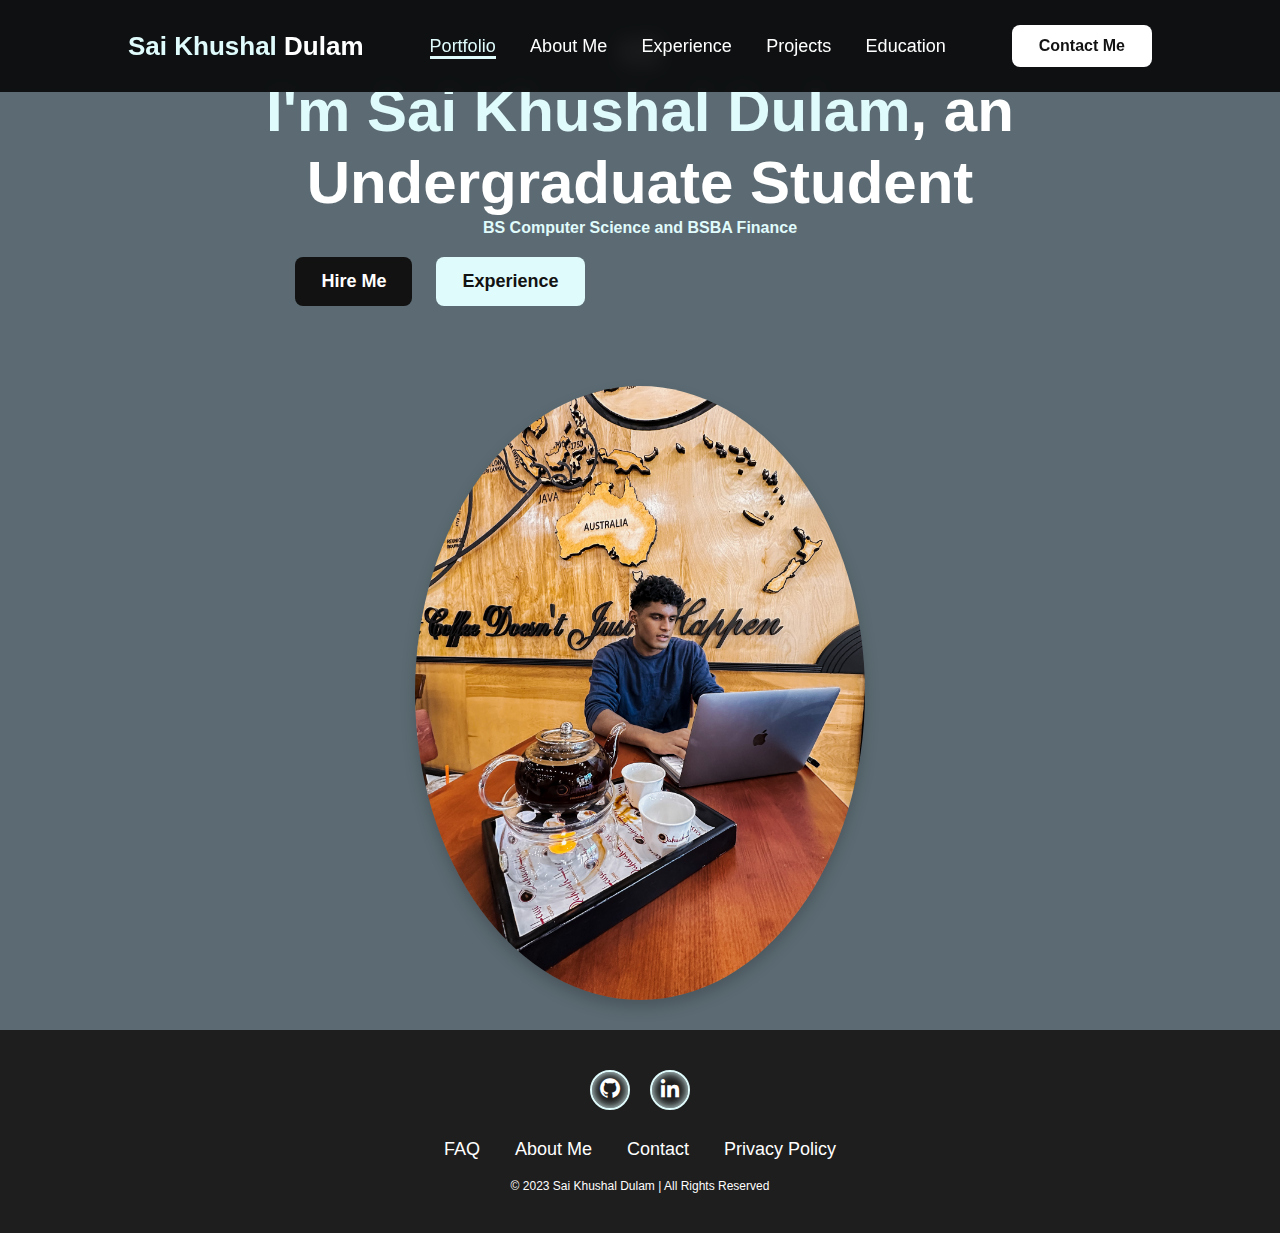
<file: index.html>
<!DOCTYPE html>
<html lang="en">
<head>
  <meta charset="UTF-8">
  <meta name="viewport" content="width=device-width, initial-scale=1.0">
  <meta name="description" content="Portfolio of Sai Khushal Dulam showcasing education, experience, and projects.">
  <title>Sai Khushal Dulam's Portfolio</title>
  <link rel="stylesheet" href="styles.css">
  <link href="https://unpkg.com/boxicons@2.1.4/css/boxicons.min.css" rel="stylesheet">
</head>
<body>
  <header class="header">
    <a href="#" class="logo"><span>Sai Khushal</span> Dulam</a>
    <nav class="navbar">
      <a href="#home" class="active">Portfolio</a>
      <a href="about.html">About Me</a>
      <a href="experience.html">Experience</a>
      <a href="projects.html">Projects</a>
      <a href="education.html">Education</a>
    </nav>
    <a href="contactme.html" class="contact">Contact Me</a>
  </header>

  <main>
    <section id="home" class="home">
      <div class="home-content">
        <h3>Hi</h3>
        <h1> <span>I'm Sai Khushal Dulam</span>, an Undergraduate Student</h1>
        <h4> <span> BS Computer Science and BSBA Finance </span> </h4>
        <div class="btn-box">
          <a href="contactme.html" class="btn-1">Hire Me</a>
          <a href="experience.html" class="btn-2">Experience</a>
        </div>
      </div>
      <div class="img-box">
        <img src="image.jpg" alt="Sai Khushal Dulam's Profile Picture">
      </div>
    </section>
  </main>

  <footer class="footer">
    <div class="social">
      <a href="https://github.com/khushal06" target="_blank" rel="noopener"><i class="bx bxl-github"></i></a>
      <a href="https://www.linkedin.com/in/sai-khushal-dulam-4232b5249/" target="_blank" rel="noopener"><i class="bx bxl-linkedin"></i></a>
    </div>
    <ul class="list">
      <li><a href="#">FAQ</a></li>
      <li><a href="about.html">About Me</a></li>
      <li><a href="contactme.html">Contact</a></li>
      <li><a href="#">Privacy Policy</a></li>
    </ul>
    <p class="copyright">© 2023 Sai Khushal Dulam | All Rights Reserved</p>
  </footer>
</body>
</html>
</file>
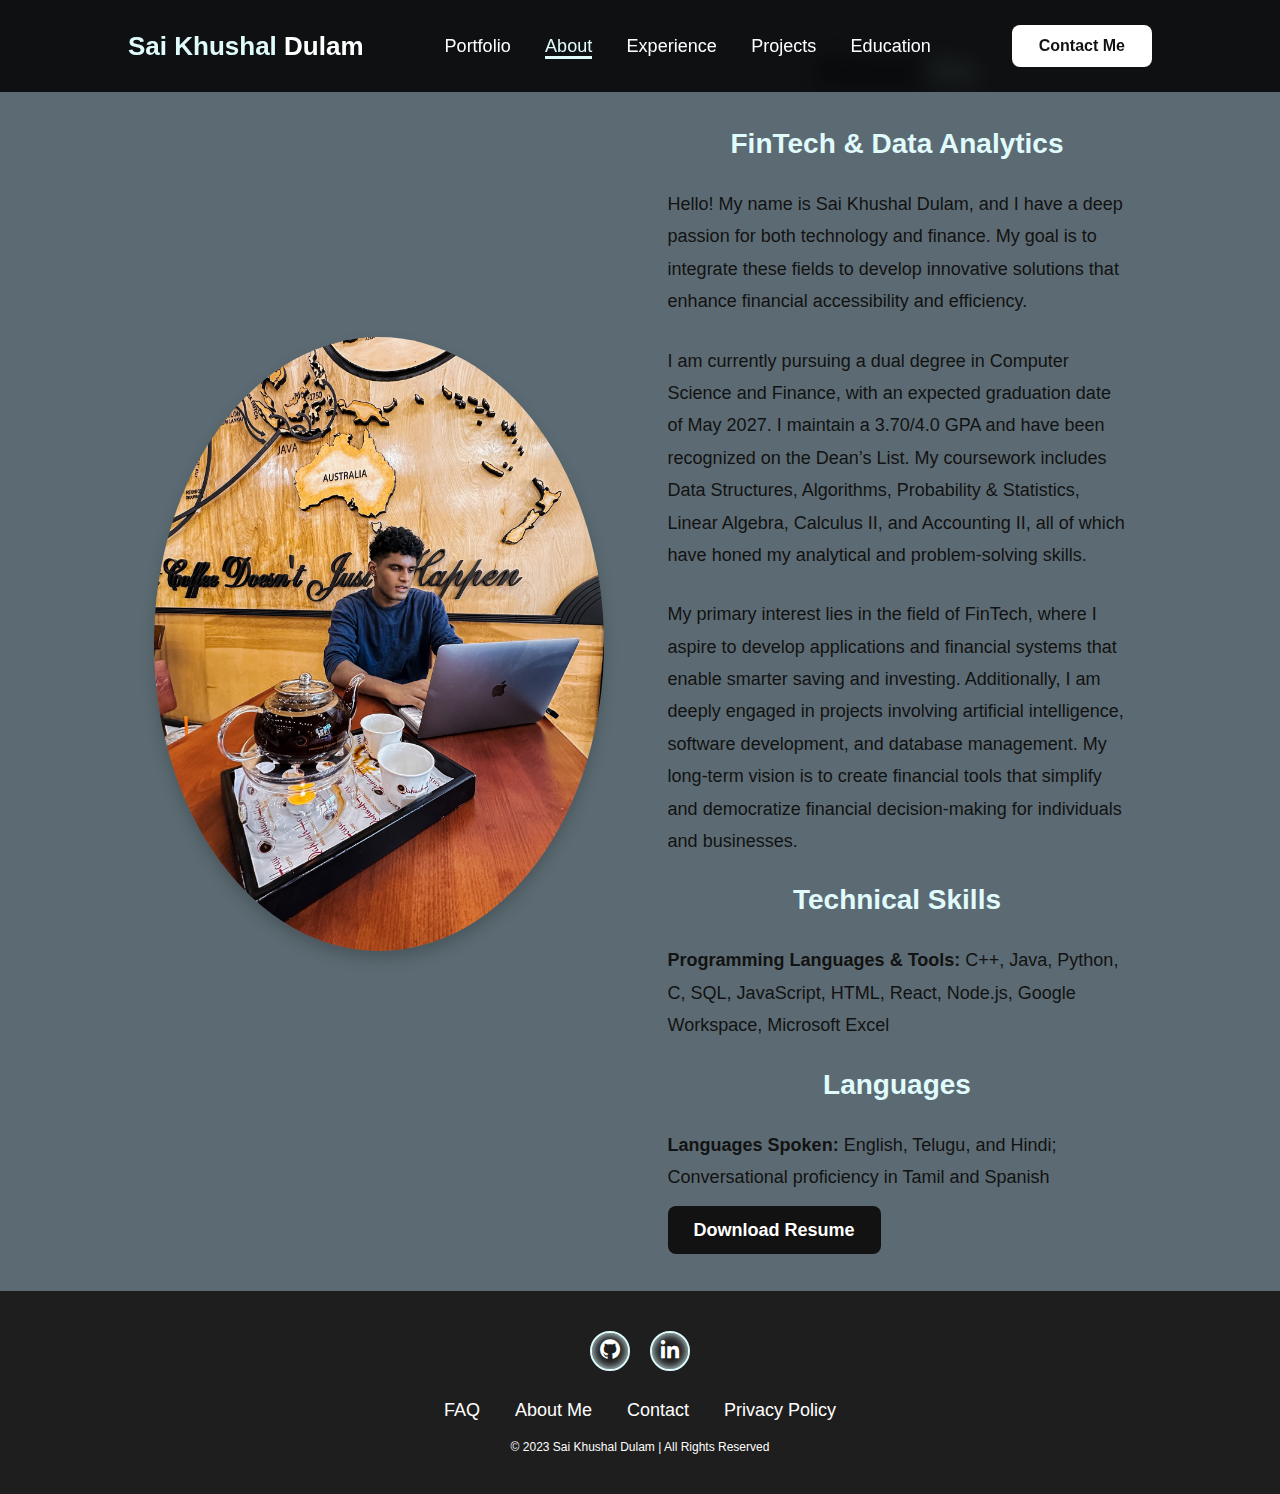
<file: about.html>
<!DOCTYPE html>
<html lang="en">
<head>
  <meta charset="UTF-8">
  <meta name="viewport" content="width=device-width, initial-scale=1.0">
  <meta name="description" content="About Sai Khushal Dulam - Passionate about Tech and Finance">
  <title>About - Sai Khushal Dulam</title>
  <link rel="stylesheet" href="styles.css">
  <link href="https://unpkg.com/boxicons@2.1.4/css/boxicons.min.css" rel="stylesheet">
</head>
<body>
  <header class="header">
    <a href="index.html" class="logo"><span>Sai Khushal</span> Dulam</a>
    <nav class="navbar">
      <a href="index.html#home">Portfolio</a>
      <a href="about.html" class="active">About</a>
      <a href="experience.html">Experience</a>
      <a href="projects.html">Projects</a>
      <a href="education.html">Education</a>
    </nav>
    <a href="contactme.html" class="contact">Contact Me</a>
  </header>

  <main>
    <section id="about" class="about">
      <div class="about-img">
        <img src="image.jpg" alt="Sai Khushal Dulam - Profile Picture">
      </div>
      <div class="about-content">
        <h2 class="heading">About <span>Me</span></h2>
        <h3>FinTech & Data <span>Analytics</span></h3>
        <p>
          Hello! My name is Sai Khushal Dulam, and I have a deep passion for both technology and finance. 
          My goal is to integrate these fields to develop innovative solutions that enhance financial accessibility and efficiency.
        </p>
        <p>
          I am currently pursuing a dual degree in Computer Science and Finance, with an expected graduation date of May 2027. 
          I maintain a 3.70/4.0 GPA and have been recognized on the Dean’s List. My coursework includes Data Structures, Algorithms, 
          Probability & Statistics, Linear Algebra, Calculus II, and Accounting II, all of which have honed my analytical and problem-solving skills.
        </p>
        <p>
          My primary interest lies in the field of FinTech, where I aspire to develop applications and financial systems 
          that enable smarter saving and investing. Additionally, I am deeply engaged in projects involving artificial intelligence, 
          software development, and database management. My long-term vision is to create financial tools that simplify and 
          democratize financial decision-making for individuals and businesses.
        </p>
        <h3>Technical Skills</h3>
        <p>
          <strong>Programming Languages & Tools:</strong> C++, Java, Python, C, SQL, JavaScript, HTML, React, Node.js, 
          Google Workspace, Microsoft Excel
        </p>
        <h3>Languages</h3>
        <p>
          <strong>Languages Spoken:</strong> English, Telugu, and Hindi; Conversational proficiency in Tamil and Spanish
        </p>
        <a href="Sai Khushal Dulam's Resume.pdf" download class="btn-1">Download Resume</a>
      </div>
    </section>
  </main>

  <footer class="footer">
    <div class="social">
      <a href="https://github.com/khushal06" target="_blank" rel="noopener"><i class="bx bxl-github"></i></a>
      <a href="https://www.linkedin.com/in/sai-khushal-dulam-4232b5249/" target="_blank" rel="noopener"><i class="bx bxl-linkedin"></i></a>
    </div>
    <ul class="list">
      <li><a href="#">FAQ</a></li>
      <li><a href="about.html">About Me</a></li>
      <li><a href="index.html#contact">Contact</a></li>
      <li><a href="#">Privacy Policy</a></li>
    </ul>
    <p class="copyright">© 2023 Sai Khushal Dulam | All Rights Reserved</p>
  </footer>
</body>
</html>
</file>
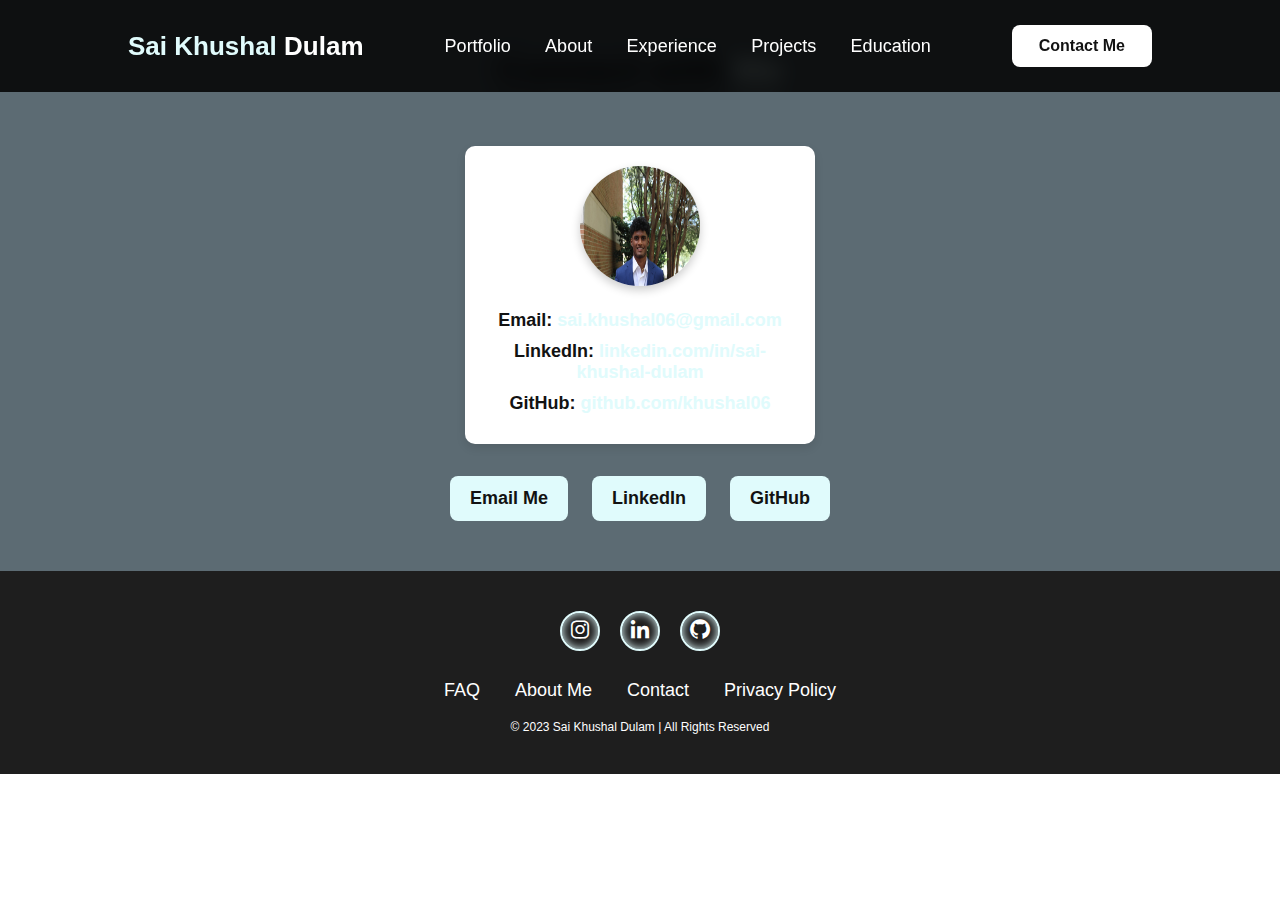
<file: contactme.html>
<!DOCTYPE html>
<html lang="en">
<head>
  <meta charset="UTF-8">
  <meta name="viewport" content="width=device-width, initial-scale=1.0">
  <meta name="description" content="Contact Sai Khushal Dulam for professional collaborations, inquiries, or networking opportunities.">
  <title>Contact Me - Sai Khushal Dulam</title>
  <link rel="stylesheet" href="styles.css">
  <link href="https://unpkg.com/boxicons@2.1.4/css/boxicons.min.css" rel="stylesheet">
</head>
<body>
  <header class="header">
    <a href="index.html" class="logo"><span>Sai Khushal</span> Dulam</a>
    <nav class="navbar">
      <a href="index.html#home">Portfolio</a>
      <a href="about.html">About</a>
      <a href="experience.html">Experience</a>
      <a href="projects.html">Projects</a>
      <a href="education.html">Education</a>
    </nav>
    <a href="contactme.html" class="contact">Contact Me</a>
  </header>

  <main>
    <section id="contact" class="contact-form">
      <h2 class="contact-me">Connect with <span>Me</span></h2>
      <div class="contact-container">
        <div class="contact-info">
          <img src="20240909_135820_B4DD5B.JPEG" alt="Sai Khushal Dulam Profile Picture" class="contact-img">
          <p><strong>Email:</strong> <a href="mailto:sai.khushal06@gmail.com">sai.khushal06@gmail.com</a></p>
          <p><strong>LinkedIn:</strong> <a href="https://www.linkedin.com/in/sai-khushal-dulam-4232b5249/" target="_blank">linkedin.com/in/sai-khushal-dulam</a></p>
          <p><strong>GitHub:</strong> <a href="https://github.com/khushal06" target="_blank">github.com/khushal06</a></p>
        </div>
        <div class="contact-buttons">
          <button class="btn-hover" onclick="window.location.href='mailto:sai.khushal06@gmail.com'">Email Me</button>
          <button class="btn-hover" onclick="window.open('https://www.linkedin.com/in/sai-khushal-dulam-4232b5249/', '_blank')">LinkedIn</button>
          <button class="btn-hover" onclick="window.open('https://github.com/khushal06', '_blank')">GitHub</button>
        </div>
      </div>
    </section>
  </main>

  <footer class="footer">
    <div class="social">
      <a href="https://instagram.com" target="_blank" rel="noopener"><i class="bx bxl-instagram"></i></a>
      <a href="https://www.linkedin.com/in/sai-khushal-dulam-4232b5249/" target="_blank" rel="noopener"><i class="bx bxl-linkedin"></i></a>
      <a href="https://github.com/khushal06" target="_blank" rel="noopener"><i class="bx bxl-github"></i></a>
    </div>
    <ul class="list">
      <li><a href="#">FAQ</a></li>
      <li><a href="about.html">About Me</a></li>
      <li><a href="index.html#contact">Contact</a></li>
      <li><a href="#">Privacy Policy</a></li>
    </ul>
    <p class="copyright">© 2023 Sai Khushal Dulam | All Rights Reserved</p>
  </footer>
</body>
</html>
</file>
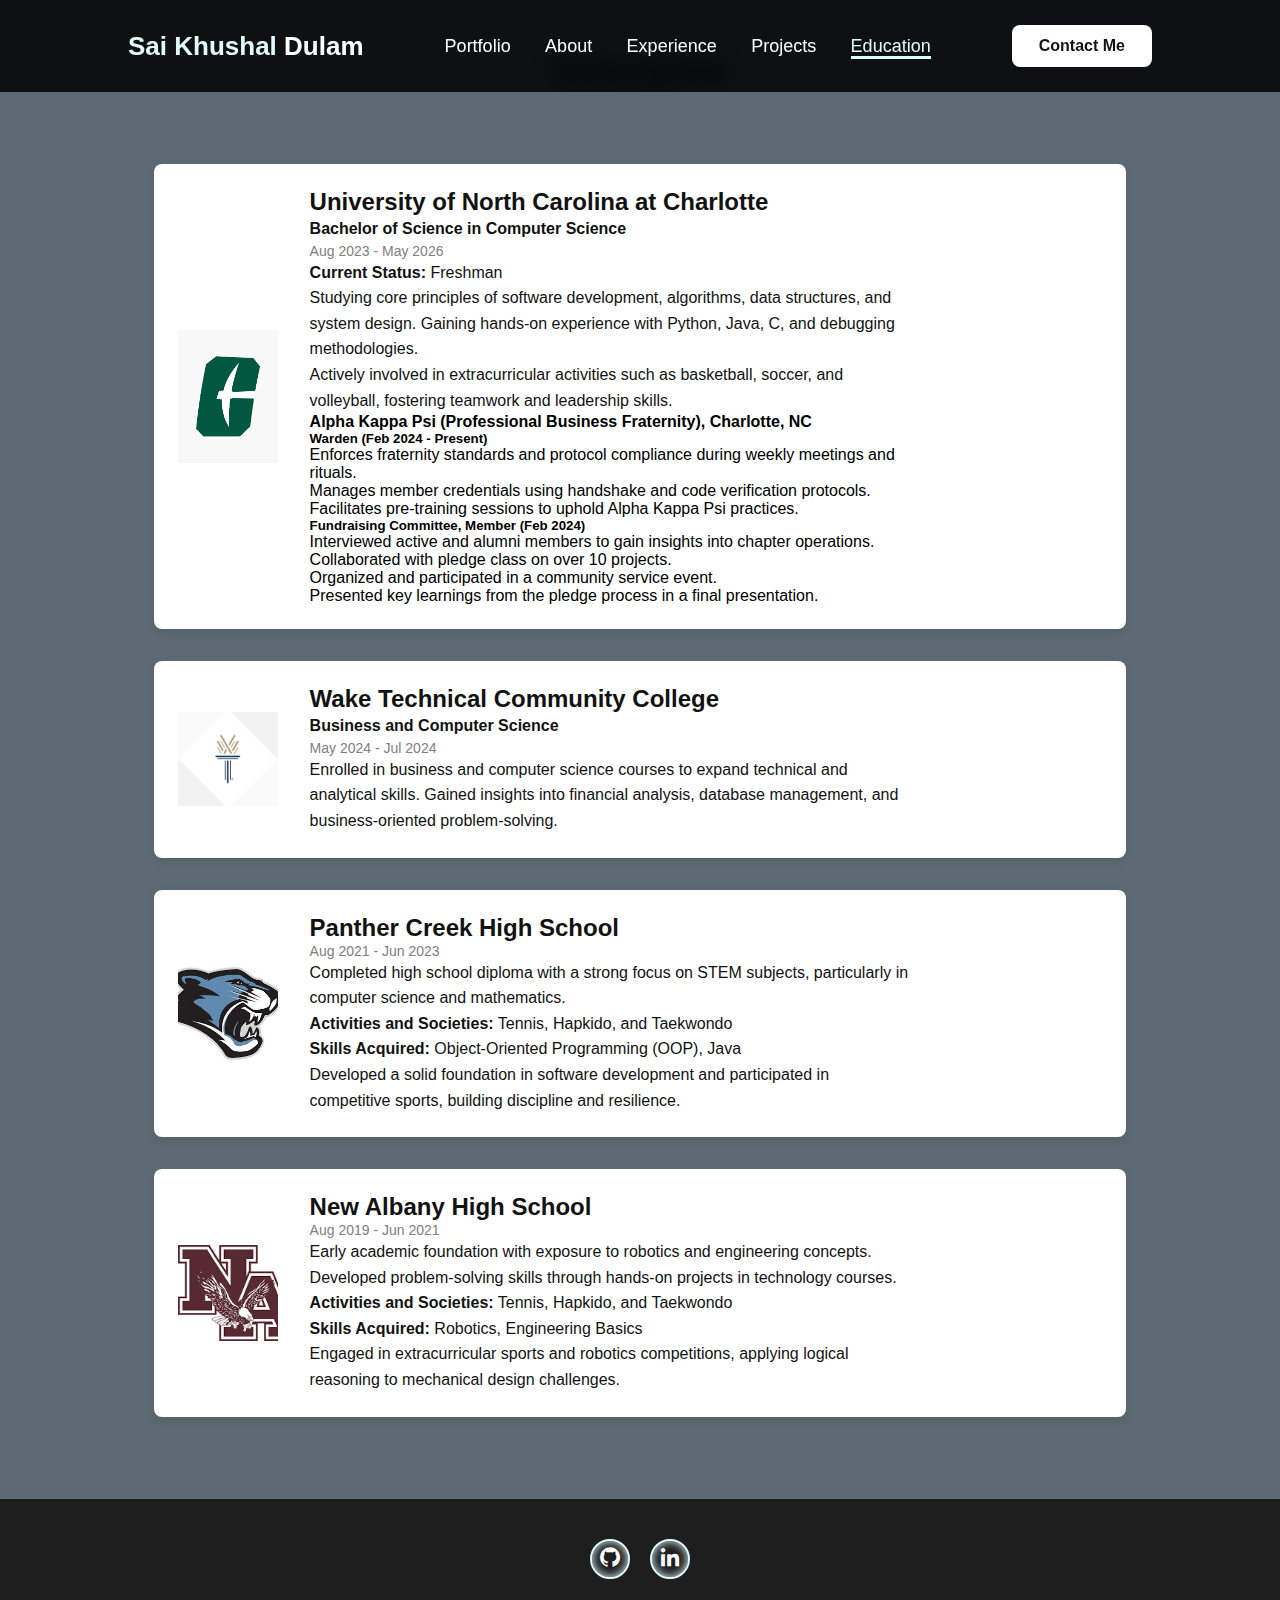
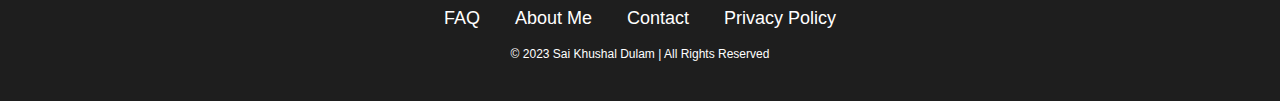
<file: education.html>
<!DOCTYPE html>
<html lang="en">
<head>
  <meta charset="UTF-8">
  <meta name="viewport" content="width=device-width, initial-scale=1.0">
  <meta name="description" content="Sai Khushal Dulam's educational background, including universities, coursework, achievements, and extracurricular involvement.">
  <title>Education - Sai Khushal Dulam</title>
  <link rel="stylesheet" href="styles.css">
  <link href="https://unpkg.com/boxicons@2.1.4/css/boxicons.min.css" rel="stylesheet">
</head>
<body>

  <!-- Header Section -->
  <header class="header">
    <a href="index.html" class="logo"><span>Sai Khushal</span> Dulam</a>
    <nav class="navbar">
      <a href="index.html#home">Portfolio</a>
      <a href="about.html">About</a>
      <a href="experience.html">Experience</a>
      <a href="projects.html">Projects</a>
      <a href="education.html" class="active">Education</a>
    </nav>
    <a href="contactme.html" class="contact">Contact Me</a>
  </header>

  <!-- Main Education Section -->
  <main>
    <section id="education" class="education">
      <h2 class="heading">Education</h2>

      <!-- University of North Carolina at Charlotte -->
      <div class="education-item">
        <img src="uncc.jpg" alt="University of North Carolina at Charlotte Logo" class="education-logo">
        <div class="education-details">
          <h3>University of North Carolina at Charlotte</h3>
          <p><strong>Bachelor of Science in Computer Science</strong></p>
          <span>Aug 2023 - May 2026</span>
          <p><strong>Current Status:</strong> Freshman</p>
          <p>
            Studying core principles of software development, algorithms, data structures, and system design. 
            Gaining hands-on experience with Python, Java, C, and debugging methodologies. 
          </p>
          <p>
            Actively involved in extracurricular activities such as basketball, soccer, and volleyball, fostering teamwork and leadership skills.
          </p>

          <!-- Alpha Kappa Psi Involvement -->
          <h4>Alpha Kappa Psi (Professional Business Fraternity), Charlotte, NC</h4>
          
          <h5>Warden (Feb 2024 - Present)</h5>
          <ul>
            <li>Enforces fraternity standards and protocol compliance during weekly meetings and rituals.</li>
            <li>Manages member credentials using handshake and code verification protocols.</li>
            <li>Facilitates pre-training sessions to uphold Alpha Kappa Psi practices.</li>
          </ul>

          <h5>Fundraising Committee, Member (Feb 2024)</h5>
          <ul>
            <li>Interviewed active and alumni members to gain insights into chapter operations.</li>
            <li>Collaborated with pledge class on over 10 projects.</li>
            <li>Organized and participated in a community service event.</li>
            <li>Presented key learnings from the pledge process in a final presentation.</li>
          </ul>
        </div>
      </div>

      <!-- Wake Technical Community College -->
      <div class="education-item">
        <img src="wtcc.png" alt="Wake Technical Community College Logo" class="education-logo">
        <div class="education-details">
          <h3>Wake Technical Community College</h3>
          <p><strong>Business and Computer Science</strong></p>
          <span>May 2024 - Jul 2024</span>
          <p>
            Enrolled in business and computer science courses to expand technical and analytical skills. 
            Gained insights into financial analysis, database management, and business-oriented problem-solving.
          </p>
        </div>
      </div>

      <!-- Panther Creek High School -->
      <div class="education-item">
        <img src="pc.jpeg" alt="Panther Creek High School Logo" class="education-logo">
        <div class="education-details">
          <h3>Panther Creek High School</h3>
          <span>Aug 2021 - Jun 2023</span>
          <p>
            Completed high school diploma with a strong focus on STEM subjects, particularly in computer science and mathematics.
          </p>
          <p><strong>Activities and Societies:</strong> Tennis, Hapkido, and Taekwondo</p>
          <p><strong>Skills Acquired:</strong> Object-Oriented Programming (OOP), Java</p>
          <p>
            Developed a solid foundation in software development and participated in competitive sports, building discipline and resilience.
          </p>
        </div>
      </div>

      <!-- New Albany High School -->
      <div class="education-item">
        <img src="nahs.png" alt="New Albany High School Logo" class="education-logo">
        <div class="education-details">
          <h3>New Albany High School</h3>
          <span>Aug 2019 - Jun 2021</span>
          <p>
            Early academic foundation with exposure to robotics and engineering concepts. 
            Developed problem-solving skills through hands-on projects in technology courses.
          </p>
          <p><strong>Activities and Societies:</strong> Tennis, Hapkido, and Taekwondo</p>
          <p><strong>Skills Acquired:</strong> Robotics, Engineering Basics</p>
          <p>
            Engaged in extracurricular sports and robotics competitions, applying logical reasoning to mechanical design challenges.
          </p>
        </div>
      </div>
    </section>
  </main>

  <!-- Footer Section -->
  <footer class="footer">
    <div class="social">
      <a href="https://github.com/khushal06" target="_blank" rel="noopener"><i class="bx bxl-github"></i></a>
      <a href="https://www.linkedin.com/in/sai-khushal-dulam-4232b5249/" target="_blank" rel="noopener"><i class="bx bxl-linkedin"></i></a>
    </div>
    <ul class="list">
      <li><a href="#">FAQ</a></li>
      <li><a href="about.html">About Me</a></li>
      <li><a href="contactme.html">Contact</a></li>
      <li><a href="#">Privacy Policy</a></li>
    </ul>
    <p class="copyright">© 2023 Sai Khushal Dulam | All Rights Reserved</p>
  </footer>
</body>
</html>
</file>
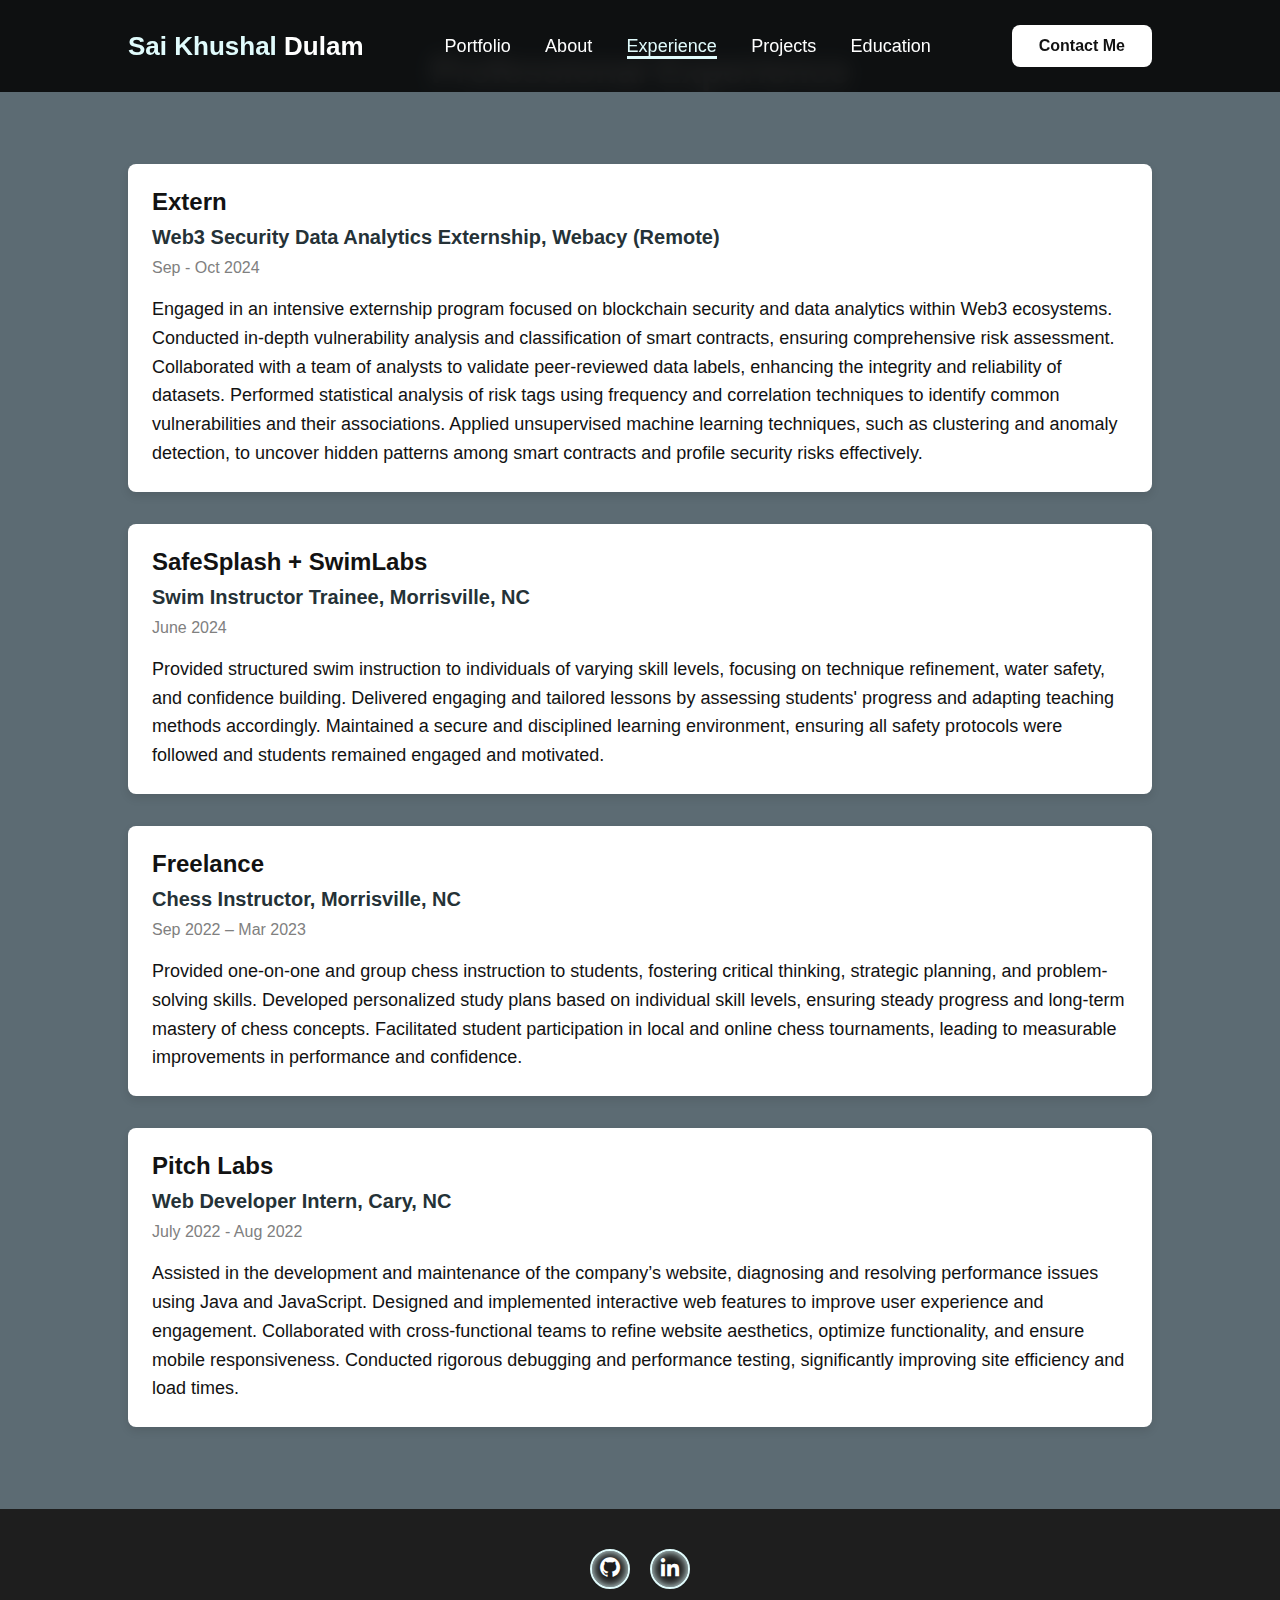
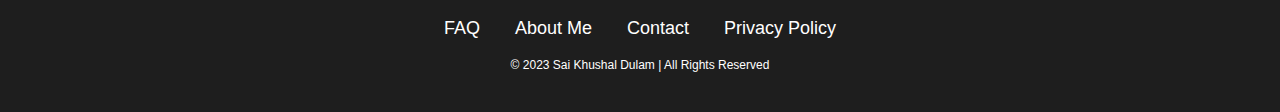
<file: experience.html>
<!DOCTYPE html>
<html lang="en">
<head>
  <meta charset="UTF-8">
  <meta name="viewport" content="width=device-width, initial-scale=1.0">
  <meta name="description" content="Sai Khushal Dulam's professional experience and internships.">
  <title>Experience - Sai Khushal Dulam</title>
  <link rel="stylesheet" href="styles.css">
  <link href="https://unpkg.com/boxicons@2.1.4/css/boxicons.min.css" rel="stylesheet">
</head>
<body>
  <header class="header">
    <a href="index.html" class="logo"><span>Sai Khushal</span> Dulam</a>
    <nav class="navbar">
      <a href="index.html#home">Portfolio</a>
      <a href="about.html">About</a>
      <a href="experience.html" class="active">Experience</a>
      <a href="projects.html">Projects</a>
      <a href="education.html">Education</a>
    </nav>
    <a href="contactme.html" class="contact">Contact Me</a>
  </header>

  <main>
    <section id="experience" class="experience">
      <h2 class="heading">Professional Experience</h2>

      <div class="experience-item">
        <h3>Extern</h3>
        <h4>Web3 Security Data Analytics Externship, Webacy (Remote)</h4>
        <span>Sep - Oct 2024</span>
        <p>
          Engaged in an intensive externship program focused on blockchain security and data analytics within Web3 ecosystems. 
          Conducted in-depth vulnerability analysis and classification of smart contracts, ensuring comprehensive risk assessment.
          Collaborated with a team of analysts to validate peer-reviewed data labels, enhancing the integrity and reliability of datasets.
          Performed statistical analysis of risk tags using frequency and correlation techniques to identify common vulnerabilities and their associations.
          Applied unsupervised machine learning techniques, such as clustering and anomaly detection, to uncover hidden patterns among smart contracts and profile security risks effectively.
        </p>
      </div>

      <div class="experience-item">
        <h3>SafeSplash + SwimLabs</h3>
        <h4>Swim Instructor Trainee, Morrisville, NC</h4>
        <span>June 2024</span>
        <p>
          Provided structured swim instruction to individuals of varying skill levels, focusing on technique refinement, water safety, and confidence building.
          Delivered engaging and tailored lessons by assessing students' progress and adapting teaching methods accordingly.
          Maintained a secure and disciplined learning environment, ensuring all safety protocols were followed and students remained engaged and motivated.
        </p>
      </div>

      <div class="experience-item">
        <h3>Freelance</h3>
        <h4>Chess Instructor, Morrisville, NC</h4>
        <span>Sep 2022 – Mar 2023</span>
        <p>
          Provided one-on-one and group chess instruction to students, fostering critical thinking, strategic planning, and problem-solving skills.
          Developed personalized study plans based on individual skill levels, ensuring steady progress and long-term mastery of chess concepts.
          Facilitated student participation in local and online chess tournaments, leading to measurable improvements in performance and confidence.
        </p>
      </div>

      <div class="experience-item">
        <h3>Pitch Labs</h3>
        <h4>Web Developer Intern, Cary, NC</h4>
        <span>July 2022 - Aug 2022</span>
        <p>
          Assisted in the development and maintenance of the company’s website, diagnosing and resolving performance issues using Java and JavaScript.
          Designed and implemented interactive web features to improve user experience and engagement.
          Collaborated with cross-functional teams to refine website aesthetics, optimize functionality, and ensure mobile responsiveness.
          Conducted rigorous debugging and performance testing, significantly improving site efficiency and load times.
        </p>
      </div>
    </section>
  </main>

  <footer class="footer">
    <div class="social">
      <a href="https://github.com/khushal06" target="_blank" rel="noopener"><i class="bx bxl-github"></i></a>
      <a href="https://www.linkedin.com/in/sai-khushal-dulam-4232b5249/" target="_blank" rel="noopener"><i class="bx bxl-linkedin"></i></a>
    </div>
    <ul class="list">
      <li><a href="#">FAQ</a></li>
      <li><a href="about.html">About Me</a></li>
      <li><a href="contactme.html">Contact</a></li>
      <li><a href="#">Privacy Policy</a></li>
    </ul>
    <p class="copyright">© 2023 Sai Khushal Dulam | All Rights Reserved</p>
  </footer>
</body>
</html>
</file>
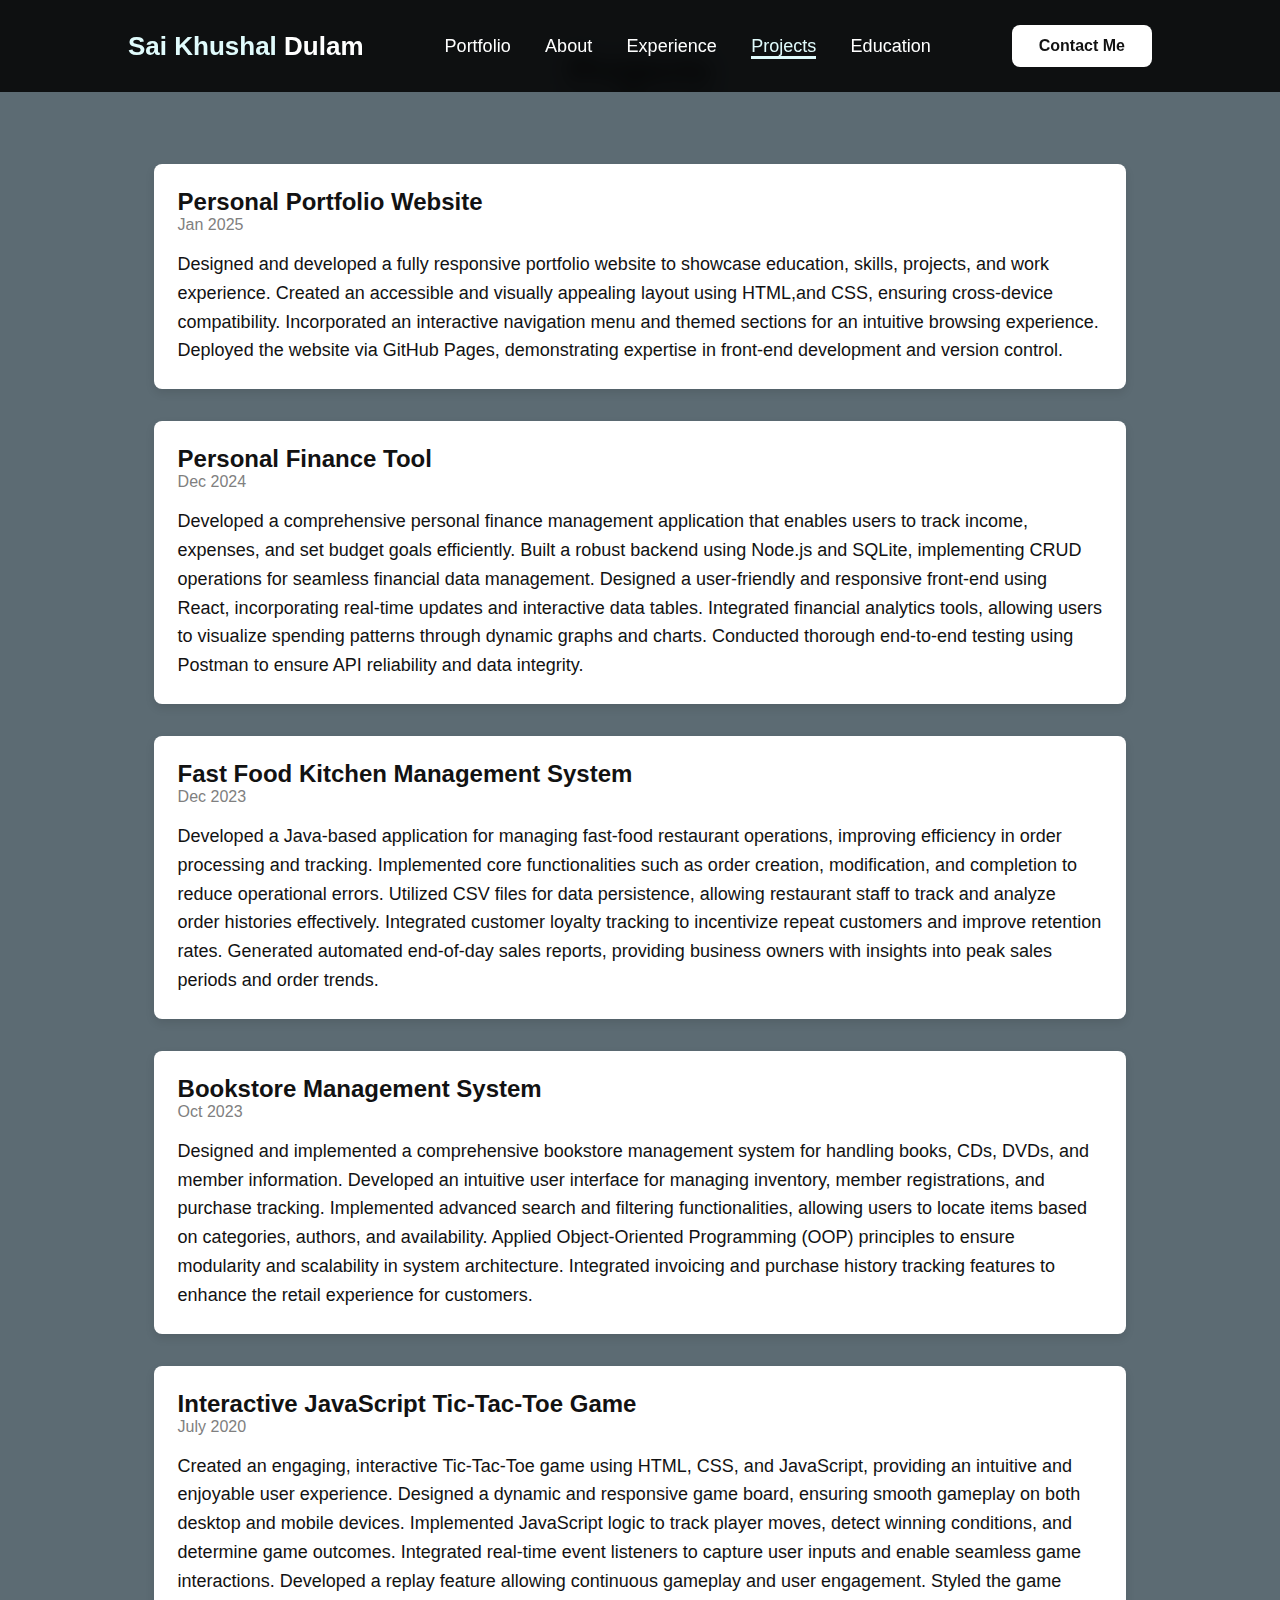
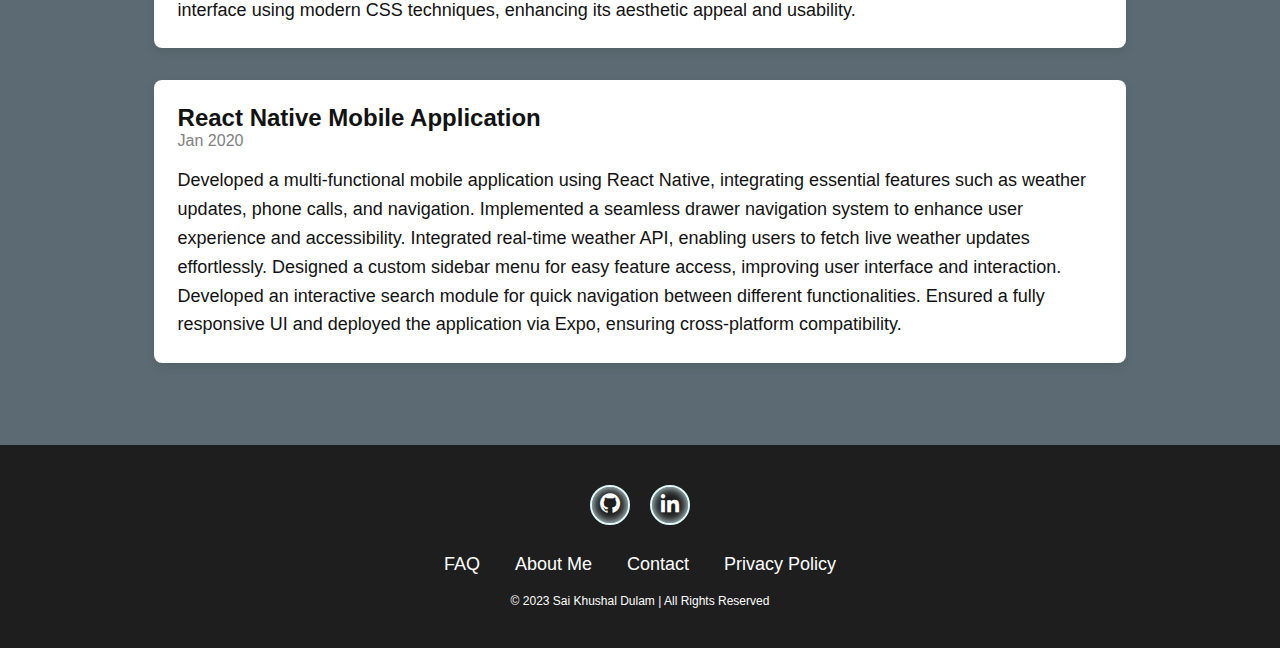
<file: projects.html>
<!DOCTYPE html>
<html lang="en">
<head>
  <meta charset="UTF-8">
  <meta name="viewport" content="width=device-width, initial-scale=1.0">
  <meta name="description" content="Sai Khushal Dulam's projects, including personal portfolio and finance tools.">
  <title>Projects - Sai Khushal Dulam</title>
  <link rel="stylesheet" href="styles.css">
  <link href="https://unpkg.com/boxicons@2.1.4/css/boxicons.min.css" rel="stylesheet">
</head>
<body>
  <header class="header">
    <a href="index.html" class="logo"><span>Sai Khushal</span> Dulam</a>
    <nav class="navbar">
      <a href="index.html#home">Portfolio</a>
      <a href="about.html">About</a>
      <a href="experience.html">Experience</a>
      <a href="projects.html" class="active">Projects</a>
      <a href="education.html">Education</a>
    </nav>
    <a href="contactme.html" class="contact">Contact Me</a>
  </header>

  <main>
    <section id="projects" class="projects">
      <h2 class="heading">Projects</h2>


      

      <div class="project-item">
        <h3>Personal Portfolio Website</h3>
        <span>Jan 2025</span>
        <p>
          Designed and developed a fully responsive portfolio website to showcase education, skills, projects, and work experience.
          Created an accessible and visually appealing layout using HTML,and  CSS, ensuring cross-device compatibility.
          Incorporated an interactive navigation menu and themed sections for an intuitive browsing experience.
          Deployed the website via GitHub Pages, demonstrating expertise in front-end development and version control.
        </p>
      </div>

      <div class="project-item">
        <h3>Personal Finance Tool</h3>
        <span>Dec 2024</span>
        <p>
          Developed a comprehensive personal finance management application that enables users to track income, expenses, and set budget goals efficiently.
          Built a robust backend using Node.js and SQLite, implementing CRUD operations for seamless financial data management.
          Designed a user-friendly and responsive front-end using React, incorporating real-time updates and interactive data tables.
          Integrated financial analytics tools, allowing users to visualize spending patterns through dynamic graphs and charts.
          Conducted thorough end-to-end testing using Postman to ensure API reliability and data integrity.
        </p>
      </div>

      <div class="project-item">
        <h3>Fast Food Kitchen Management System</h3>
        <span>Dec 2023</span>
        <p>
          Developed a Java-based application for managing fast-food restaurant operations, improving efficiency in order processing and tracking.
          Implemented core functionalities such as order creation, modification, and completion to reduce operational errors.
          Utilized CSV files for data persistence, allowing restaurant staff to track and analyze order histories effectively.
          Integrated customer loyalty tracking to incentivize repeat customers and improve retention rates.
          Generated automated end-of-day sales reports, providing business owners with insights into peak sales periods and order trends.
        </p>
      </div>

      <div class="project-item">
        <h3>Bookstore Management System</h3>
        <span>Oct 2023</span>
        <p>
          Designed and implemented a comprehensive bookstore management system for handling books, CDs, DVDs, and member information.
          Developed an intuitive user interface for managing inventory, member registrations, and purchase tracking.
          Implemented advanced search and filtering functionalities, allowing users to locate items based on categories, authors, and availability.
          Applied Object-Oriented Programming (OOP) principles to ensure modularity and scalability in system architecture.
          Integrated invoicing and purchase history tracking features to enhance the retail experience for customers.
        </p>
      </div>



      <div class="project-item">
        <h3>Interactive JavaScript Tic-Tac-Toe Game</h3>
        <span>July  2020</span>
        <p>
          Created an engaging, interactive Tic-Tac-Toe game using HTML, CSS, and JavaScript, providing an intuitive and enjoyable user experience.
          Designed a dynamic and responsive game board, ensuring smooth gameplay on both desktop and mobile devices.
          Implemented JavaScript logic to track player moves, detect winning conditions, and determine game outcomes.
          Integrated real-time event listeners to capture user inputs and enable seamless game interactions.
          Developed a replay feature allowing continuous gameplay and user engagement.
          Styled the game interface using modern CSS techniques, enhancing its aesthetic appeal and usability.
        </p>
      </div>


      <div class="project-item">
        <h3>React Native Mobile Application</h3>
        <span>Jan 2020</span>
        <p>
          Developed a multi-functional mobile application using React Native, integrating essential features such as weather updates, phone calls, and navigation.
          Implemented a seamless drawer navigation system to enhance user experience and accessibility.
          Integrated real-time weather API, enabling users to fetch live weather updates effortlessly.
          Designed a custom sidebar menu for easy feature access, improving user interface and interaction.
          Developed an interactive search module for quick navigation between different functionalities.
          Ensured a fully responsive UI and deployed the application via Expo, ensuring cross-platform compatibility.
        </p>
      </div>

    </section>
  </main>

  <footer class="footer">
    <div class="social">
      <a href="https://github.com/khushal06" target="_blank" rel="noopener"><i class="bx bxl-github"></i></a>
      <a href="https://www.linkedin.com/in/sai-khushal-dulam-4232b5249/" target="_blank" rel="noopener"><i class="bx bxl-linkedin"></i></a>
    </div>
    <ul class="list">
      <li><a href="#">FAQ</a></li>
      <li><a href="about.html">About Me</a></li>
      <li><a href="contactme.html">Contact</a></li>
      <li><a href="#">Privacy Policy</a></li>
    </ul>
    <p class="copyright">© 2023 Sai Khushal Dulam | All Rights Reserved</p>
  </footer>
</body>
</html>
</file>
<file: styles.css>
/* Universal styles - Reset margins, paddings, and set default font family */
* {
  margin: 0;
  padding: 0;
  box-sizing: border-box;
  font-family: 'Poppins', sans-serif;
  text-decoration: none;
  list-style: none;
}

/* Root variables for consistent spacing and colors */
:root {
  --section-padding: 50px;
  --primary-color: #E0FBFC;
  --background-light: #5C6B73;
  --background-dark: #1E1E1E;
  --text-light: #FFFFFF;
  --text-dark: #121212;
}

/* Header styles - Fixed at the top with transparency and blur effect */
.header {
  position: fixed;
  top: 0;
  left: 0;
  width: 100%;
  padding: 25px 10%;
  background: rgba(0, 0, 0, 0.85);
  backdrop-filter: blur(10px);
  display: flex;
  justify-content: space-between;
  align-items: center;
  z-index: 100;
}

/* Logo styles - Highlight on hover with scale and shadow */
.logo {
  font-size: 26px;
  color: var(--text-light);
  font-weight: 700;
  transition: 0.3s ease;
}

.logo:hover {
  color: var(--primary-color);
  text-shadow: 0 0 25px var(--primary-color);
  transform: scale(1.1);
}

span {
  color: var(--primary-color);
}

/* Navbar styles - Active link highlighted */
.navbar a {
  font-size: 18px;
  color: var(--text-light);
  font-weight: 500;
  margin: 0 15px;
  border-bottom: 3px solid transparent;
  transition: 0.3s ease;
}

.navbar a:hover,
.navbar a.active {
  color: var(--primary-color);
  border-bottom: 3px solid var(--primary-color);
}

/* Contact button styles - Highlight on hover */
.contact {
  padding: 10px 25px;
  background-color: var(--text-light);
  color: var(--text-dark);
  border: 2px solid transparent;
  border-radius: 8px;
  font-size: 16px;
  font-weight: 600;
  transition: 0.3s ease;
}

.contact:hover {
  background-color: var(--primary-color);
  box-shadow: 0 0 15px var(--primary-color);
  color: var(--text-light);
}

/* Home section styles */
.home {
  width: 100%;
  min-height: 100vh;
  background: var(--background-light);
  display: flex;
  align-items: center;
  justify-content: center;
  gap: 5em;
  padding: 30px 10%;
  flex-wrap: wrap;
}

.home-content {
  max-width: 750px;
  text-align: center;
}

.home-content h3 {
  font-size: 40px;
  color: var(--text-light);
}

.home-content h1 {
  font-size: 60px;
  line-height: 1.2;
  color: var(--text-light);
}

.home-content p {
  font-size: 18px;
  margin: 20px 0 25px;
  color: var(--text-light);
}

/* Image Box */
.img-box {
  display: flex;
  justify-content: center;
  align-items: center;
  width: 100%;
  max-width: 500px;
}

.img-box img {
  width: 100%;
  max-width: 450px;
  border-radius: 50%;
  box-shadow: 0 8px 15px rgba(0, 0, 0, 0.2);
  transition: transform 0.3s ease, box-shadow 0.3s ease;
}

.img-box img:hover {
  transform: scale(1.05);
  box-shadow: 0 12px 20px rgba(0, 0, 0, 0.3);
}

/* Button box */
.btn-box {
  width: 350px;
  display: flex;
  justify-content: center;
  gap: 1.5em;
  margin-top: 20px;
}

.btn-1, .btn-2 {
  padding: 14px 26px;
  border-radius: 8px;
  font-size: 18px;
  font-weight: 600;
  transition: 0.3s ease;
  cursor: pointer;
}

.btn-1 {
  background-color: var(--text-dark);
  color: var(--text-light);
}

.btn-1:hover {
  background-color: var(--text-light);
  color: var(--text-dark);
  border: 2px solid var(--text-dark);
}

.btn-2 {
  background-color: var(--primary-color);
  color: var(--text-dark);
}

.btn-2:hover {
  background-color: var(--text-dark);
  color: var(--primary-color);
}


/* About Section */
.about {
  display: flex;
  justify-content: center;
  align-items: center;
  padding: var(--section-padding) 12%;
  gap: 4em;
  background: var(--background-light);
}

.about-img img {
  width: 450px;
  border-radius: 50%;
  box-shadow: 0 8px 15px rgba(0, 0, 0, 0.2);
  transition: transform 0.3s ease, box-shadow 0.3s ease;
}

.about-img img:hover {
  transform: scale(1.05);
  box-shadow: 0 12px 20px rgba(0, 0, 0, 0.3);
}

.about-content {
  max-width: 600px;
}

.about-content .heading {
  font-size: 36px;
  color: var(--text-dark);
  margin-bottom: 1em;
  text-align: center;
}

.about-content h3 {
  font-size: 28px;
  color: var(--primary-color);
  margin-bottom: 1em;
  text-align: center;
}

.about-content p {
  font-size: 18px;
  color: var(--text-dark);
  line-height: 1.8;
  margin-bottom: 1.5em;
}

/* Fade In Animation */
@keyframes fadeIn {
  from {
    opacity: 0;
    transform: translateY(10px);
  }
  to {
    opacity: 1;
    transform: translateY(0);
  }
}

.home-content, .about-content, .project-item, .education-item {
  animation: fadeIn 1s ease-out;
}

/* Footer Section */
.footer {
  position: relative;
  bottom: 0;
  width: 100%;
  padding: 40px 0;
  background-color: var(--background-dark);
}

.footer .social {
  text-align: center;
  padding-bottom: 25px;
}

.footer .social a {
  font-size: 24px;
  color: var(--text-light);
  border: 2px solid var(--primary-color);
  width: 40px;
  height: 40px;
  line-height: 38px;
  display: inline-block;
  text-align: center;
  border-radius: 50%;
  margin: 0 8px;
  box-shadow: inset 0 0 10px var(--primary-color);
}

.footer .social a:hover {
  transform: scale(1.2) translateY(-10px);
  color: var(--primary-color);
}

.footer ul {
  padding: 0;
  font-size: 18px;
  line-height: 1.6;
  text-align: center;
}

.footer ul li {
  display: inline-block;
  padding: 0 15px;
}

.footer ul li a {
  color: var(--text-light);
  border-bottom: 3px solid transparent;
  transition: 0.3s ease;
}

.footer ul li a:hover {
  border-bottom: 3px solid var(--primary-color);
}

.footer .copyright {
  margin-top: 15px;
  text-align: center;
  font-size: 12px;
  color: var(--text-light);
}

/* Media Queries for Responsive Design */
@media (max-width: 768px) {
  .home, .about {
    flex-direction: column;
    gap: 2em;
    text-align: center;
  }

  .img-box img, .about-img img {
    width: 300px;
  }

  .navbar a {
    margin: 0 10px;
  }

  .footer ul {
    display: block;
  }

  .footer ul li {
    display: block;
    margin: 5px 0;
  }
}

/* Projects Section */
.projects {
  padding: var(--section-padding) 12%;
  background: var(--background-light);
}

.projects .heading {
  text-align: center;
  font-size: 36px;
  color: var(--text-dark);
  margin-bottom: 2em;
}

.project-item {
  margin-bottom: 2em;
  padding: 1.5em;
  background: var(--text-light);
  border-radius: 8px;
  box-shadow: 0 4px 10px rgba(0, 0, 0, 0.1);
  transition: transform 0.3s ease, box-shadow 0.3s ease;
}

.project-item h3 {
  font-size: 24px;
  color: var(--text-dark);
}

.project-item span {
  font-size: 16px;
  color: gray;
  display: block;
  margin-bottom: 1em;
}

.project-item p {
  font-size: 18px;
  color: var(--text-dark);
  line-height: 1.6;
}

.project-item:hover {
  transform: translateY(-5px);
  box-shadow: 0 8px 15px rgba(0, 0, 0, 0.2);
}


/* Education Section */
.education {
  padding: var(--section-padding) 12%;
  background: var(--background-light);
}

.education .heading {
  text-align: center;
  font-size: 36px;
  color: var(--text-dark);
  margin-bottom: 2em;
}

.education-item {
  display: flex;
  gap: 2em;
  margin-bottom: 2em;
  padding: 1.5em;
  background: var(--text-light);
  border-radius: 8px;
  box-shadow: 0 4px 10px rgba(0, 0, 0, 0.1);
}

.education-logo {
  width: 100px;
  height: auto;
  border-radius: 8px;
  object-fit: contain;
}

.education-details {
  max-width: 600px;
}

.education-details h3 {
  font-size: 24px;
  color: var(--text-dark);
}

.education-details p {
  font-size: 16px;
  color: var(--text-dark);
  line-height: 1.6;
}

.education-details span {
  font-size: 14px;
  color: gray;
}

/* Experience Section */
.experience {
  padding: var(--section-padding) 10%;
  background: var(--background-light);
}

.experience .heading {
  text-align: center;
  font-size: 36px;
  color: var(--text-light);
  margin-bottom: 2em;
}

.experience-item {
  margin-bottom: 2em;
  padding: 1.5em;
  background: var(--text-light);
  box-shadow: 0 4px 10px rgba(0, 0, 0, 0.1);
  border-radius: 8px;
  transition: transform 0.3s ease, box-shadow 0.3s ease;
}

.experience-item h3 {
  font-size: 24px;
  color: var(--text-dark);
}

.experience-item h4 {
  font-size: 20px;
  color: #253237;
  margin: 0.5em 0;
}

.experience-item span {
  font-size: 16px;
  color: gray;
}

.experience-item p {
  font-size: 18px;
  color: var(--text-dark);
  line-height: 1.6;
  margin-top: 1em;
}

.experience-item:hover {
  transform: translateY(-5px);
  box-shadow: 0 8px 15px rgba(0, 0, 0, 0.2);
}

/* Contact Page Styles */
.contact-form {
  padding: var(--section-padding) 10%;
  background: var(--background-light);
  text-align: center;
}

.contact-me {
  font-size: 36px;
  color: var(--text-dark);
  margin-bottom: 1.5em;
  font-weight: bold;
}

.contact-container {
  display: flex;
  flex-direction: column;
  align-items: center;
  justify-content: center;
  gap: 2em;
}

.contact-info {
  background: var(--text-light);
  padding: 20px;
  border-radius: 10px;
  box-shadow: 0 4px 10px rgba(0, 0, 0, 0.1);
  text-align: center;
  width: 350px;
}

.contact-img {
  width: 120px;
  height: 120px;
  border-radius: 50%;
  margin-bottom: 10px;
  box-shadow: 0 4px 10px rgba(0, 0, 0, 0.2);
}

.contact-info p {
  font-size: 18px;
  color: var(--text-dark);
  margin: 10px 0;
  font-weight: bold;
}

.contact-info a {
  color: var(--primary-color);
  font-weight: bold;
  text-decoration: none;
  transition: color 0.3s ease;
}

.contact-info a:hover {
  color: black;
}

.contact-buttons {
  display: flex;
  justify-content: center;
  gap: 1.5em;
}

.btn-hover {
  padding: 12px 20px;
  font-size: 18px;
  font-weight: bold;
  background: var(--primary-color);
  color: var(--text-dark);
  border: none;
  border-radius: 8px;
  cursor: pointer;
  transition: background 0.3s ease, transform 0.3s ease;
}

.btn-hover:hover {
  background: black;
  transform: scale(1.05);
  color: var(--text-light);
}

/* Footer Section */
.footer {
  position: relative;
  bottom: 0;
  width: 100%;
  padding: 40px 0;
  background-color: var(--background-dark);
}

.footer .social {
  text-align: center;
  padding-bottom: 25px;
}

.footer .social a {
  font-size: 24px;
  color: var(--text-light);
  border: 2px solid var(--primary-color);
  width: 40px;
  height: 40px;
  line-height: 38px;
  display: inline-block;
  text-align: center;
  border-radius: 50%;
  margin: 0 8px;
  box-shadow: inset 0 0 10px var(--primary-color);
  transition: transform 0.3s ease;
}

.footer .social a:hover {
  transform: scale(1.2) translateY(-10px);
  color: black;
}

.footer ul {
  padding: 0;
  font-size: 18px;
  line-height: 1.6;
  text-align: center;
}

.footer ul li {
  display: inline-block;
  padding: 0 15px;
}

.footer ul li a {
  color: var(--text-light);
  border-bottom: 3px solid transparent;
  transition: 0.3s ease;
}

.footer ul li a:hover {
  border-bottom: 3px solid black;
}

.footer .copyright {
  margin-top: 15px;
  text-align: center;
  font-size: 14px;
  color: var(--text-light);
}

/* Responsive Design */
@media (max-width: 768px) {
  .contact-container {
    flex-direction: column;
  }

  .contact-info {
    width: 90%;
  }

  .contact-buttons {
    flex-direction: column;
    gap: 1em;
  }
}


/* Social Media Icons */
.footer {
  position: relative;
  bottom: 0;
  width: 100%;
  padding: 40px 0;
  background-color: var(--background-dark);
}

.footer .social {
  text-align: center;
  padding-bottom: 25px;
}

.footer .social a {
  font-size: 24px;
  color: var(--text-light);
  border: 2px solid var(--primary-color);
  width: 40px;
  height: 40px;
  line-height: 38px;
  display: inline-block;
  text-align: center;
  border-radius: 50%;
  margin: 0 8px;
  box-shadow: inset 0 0 10px var(--primary-color);
}

.footer .social a:hover {
  transform: scale(1.2) translateY(-10px);
  color: black;
}

/* Footer Links */
.footer ul {
  padding: 0;
  font-size: 18px;
  line-height: 1.6;
  text-align: center;
}

.footer ul li {
  display: inline-block;
  padding: 0 15px;
}

.footer ul li a {
  color: var(--text-light);
  border-bottom: 3px solid transparent;
  transition: 0.3s ease;
}

.footer ul li a:hover {
  border-bottom: 3px solid black;
}

.footer .copyright {
  margin-top: 15px;
  text-align: center;
  font-size: 12px;
  color: var(--text-light);
}

/* Responsive Design */
@media (max-width: 768px) {
  .contact-form {
    padding: var(--section-padding) 5%;
  }

  .footer ul {
    display: block;
  }

  .footer ul li {
    display: block;
    margin: 5px 0;
  }
}
</file>
